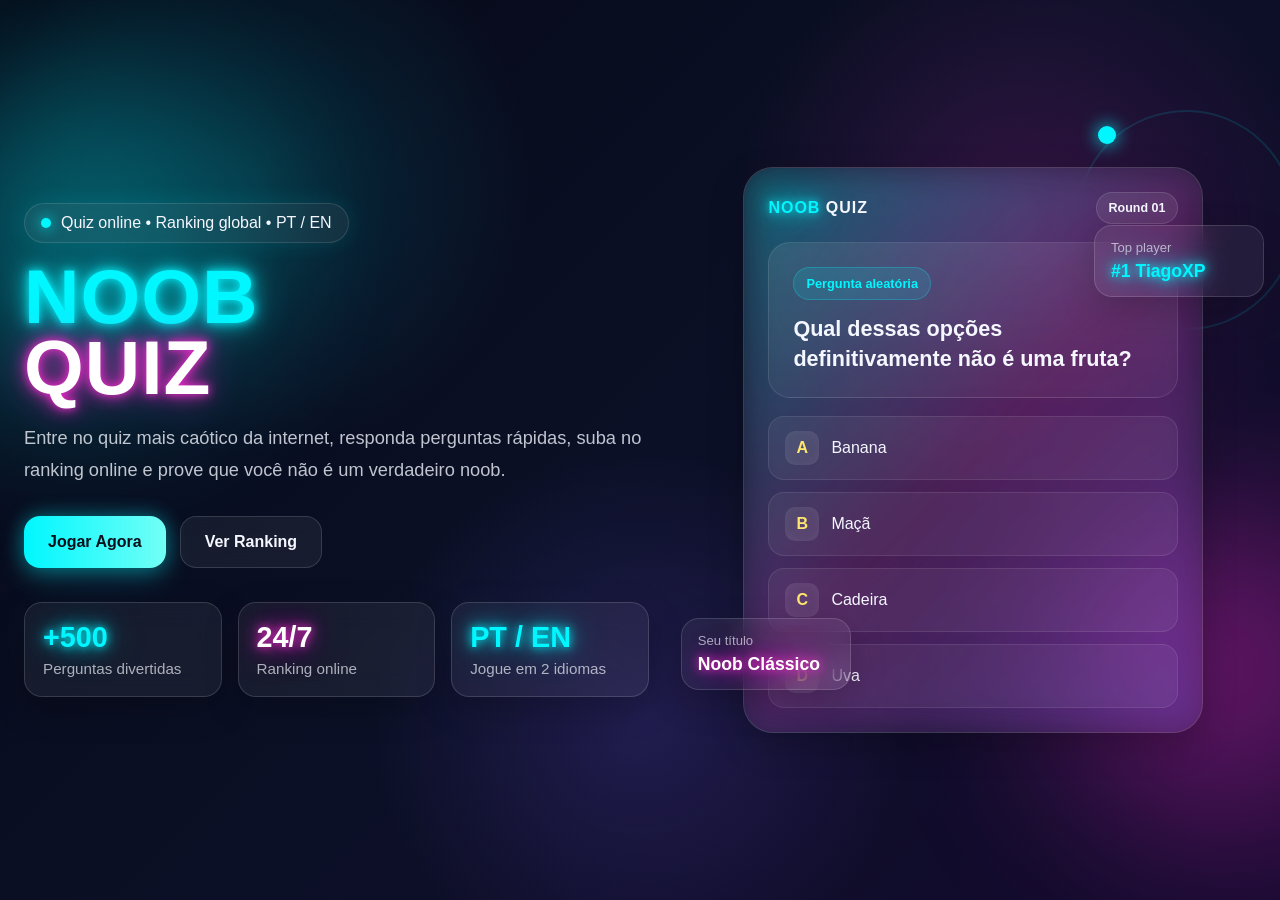
<file: index.html>
<!DOCTYPE html>
<html lang="pt-BR">
<head>
  <meta charset="UTF-8" />
  <meta name="viewport" content="width=device-width, initial-scale=1.0" />
  <title>Noob Quiz</title>
  <link rel="stylesheet" href="style.css" />
</head>
<body>
  <div class="particles" id="particles"></div>

  <main class="page">
    <section class="home">
      <div class="hero">
        <div class="badge">
          <span></span>
          <p>Quiz online • Ranking global • PT / EN</p>
        </div>

        <h1 class="title">
          <span class="neon-cyan">NOOB</span><br />
          <span class="neon-pink">QUIZ</span>
        </h1>

        <p class="subtitle">
          Entre no quiz mais caótico da internet, responda perguntas rápidas,
          suba no ranking online e prove que você não é um verdadeiro noob.
        </p>

        <div class="cta-group">
          <button class="btn btn-primary" id="playBtn">Jogar Agora</button>
          <button class="btn btn-secondary" id="rankingBtn">Ver Ranking</button>
        </div>

        <div class="stats">
          <article class="stat-card">
            <span class="stat-number neon-cyan">+500</span>
            <span class="stat-label">Perguntas divertidas</span>
          </article>

          <article class="stat-card">
            <span class="stat-number neon-pink">24/7</span>
            <span class="stat-label">Ranking online</span>
          </article>

          <article class="stat-card">
            <span class="stat-number neon-cyan">PT / EN</span>
            <span class="stat-label">Jogue em 2 idiomas</span>
          </article>
        </div>
      </div>

      <div class="visual">
        <div class="glow-line"></div>

        <div class="preview-card">
          <div class="preview-top">
            <div class="logo-mini"><span class="neon-cyan">NOOB</span> QUIZ</div>
            <div class="top-chip">Round 01</div>
          </div>

          <div class="question-box">
            <span class="question-tag">Pergunta aleatória</span>
            <h2 class="question-text">Qual dessas opções definitivamente não é uma fruta?</h2>
          </div>

          <div class="answers">
            <div class="answer">
              <div class="answer-letter">A</div>
              <span>Banana</span>
            </div>
            <div class="answer">
              <div class="answer-letter">B</div>
              <span>Maçã</span>
            </div>
            <div class="answer">
              <div class="answer-letter">C</div>
              <span>Cadeira</span>
            </div>
            <div class="answer">
              <div class="answer-letter">D</div>
              <span>Uva</span>
            </div>
          </div>
        </div>

        <div class="mini-card floating-mini mini-left">
          <div class="mini-title">Seu título</div>
          <div class="mini-value neon-pink">Noob Clássico</div>
        </div>

        <div class="mini-card floating-mini mini-right">
          <div class="mini-title">Top player</div>
          <div class="mini-value neon-cyan">#1 TiagoXP</div>
        </div>
      </div>
    </section>
  </main>

  <div class="modal-overlay" id="nameModal">
    <div class="modal-card">
      <button class="close-modal" id="closeModal" aria-label="Fechar">×</button>

      <div class="modal-badge">Primeiro acesso</div>
      <h2 class="modal-title">
        <span class="neon-cyan">Escolha seu nome</span>
      </h2>
      <p class="modal-text">
        Seu nome será salvo no ranking e usado em toda a experiência do jogo.
      </p>

      <form id="nameForm" class="name-form">
        <label for="playerName" class="input-label">Nome do jogador</label>
        <input
          type="text"
          id="playerName"
          class="name-input"
          placeholder="Digite seu nome..."
          maxlength="18"
          autocomplete="off"
        />
        <p class="helper-text">Use um nome curto e marcante.</p>
        <button type="submit" class="btn btn-primary submit-btn">Continuar</button>
        <p class="status-message" id="statusMessage"></p>
      </form>
    </div>
  </div>
  <script type="module" src="script.js"></script>
</body>
</html>
</file>
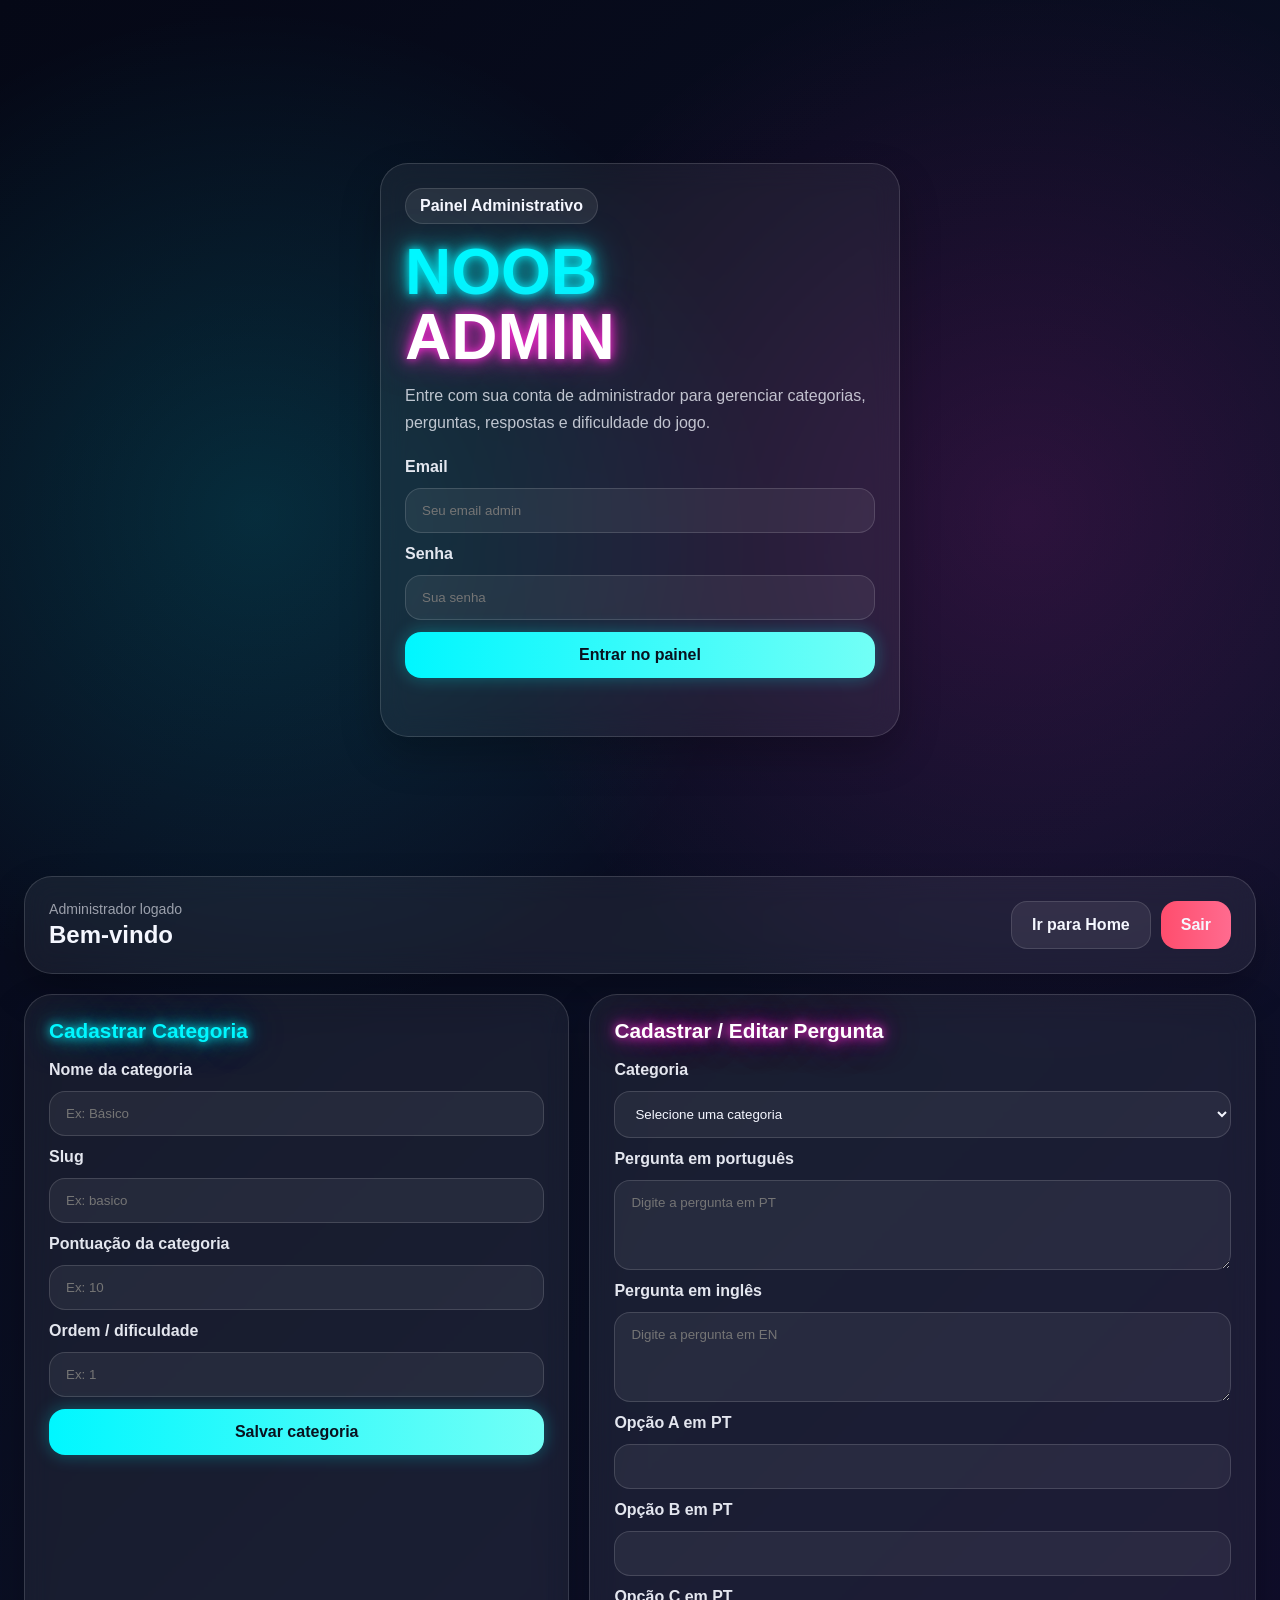
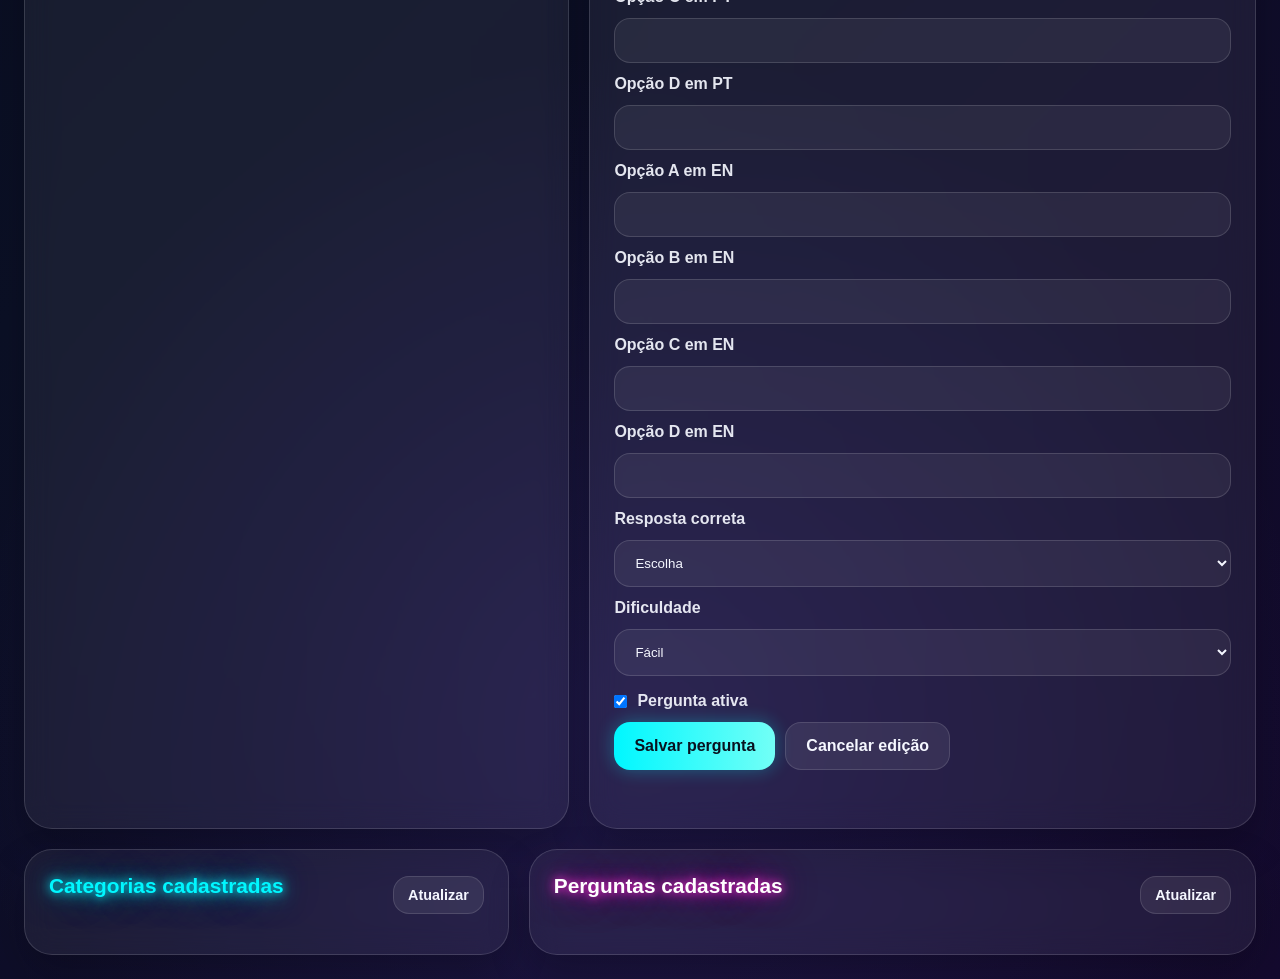
<file: admin.html>
<!DOCTYPE html>
<html lang="pt-BR">
<head>
  <meta charset="UTF-8" />
  <meta name="viewport" content="width=device-width, initial-scale=1.0" />
  <title>Noob Quiz - Painel ADM</title>
  <link rel="stylesheet" href="admin.css" />
</head>
<body>
  <div class="particles" id="particles"></div>

  <main class="page">
    <section class="login-screen" id="loginScreen">
      <div class="card login-card">
        <div class="badge">Painel Administrativo</div>
        <h1 class="title">
          <span class="neon-cyan">NOOB</span>
          <span class="neon-pink">ADMIN</span>
        </h1>

        <p class="subtitle">
          Entre com sua conta de administrador para gerenciar categorias,
          perguntas, respostas e dificuldade do jogo.
        </p>

        <form id="adminLoginForm" class="form">
          <label for="adminEmail">Email</label>
          <input type="email" id="adminEmail" placeholder="Seu email admin" required />

          <label for="adminPassword">Senha</label>
          <input type="password" id="adminPassword" placeholder="Sua senha" required />

          <button type="submit" class="btn btn-primary">Entrar no painel</button>
          <p class="status-message" id="loginStatus"></p>
        </form>
      </div>
    </section>

    <section class="admin-screen hidden" id="adminScreen">
      <header class="topbar card">
        <div>
          <p class="mini-label">Administrador logado</p>
          <h2 id="adminWelcome">Bem-vindo</h2>
        </div>

        <div class="topbar-actions">
          <button class="btn btn-secondary" id="goHomeBtn">Ir para Home</button>
          <button class="btn btn-danger" id="logoutBtn">Sair</button>
        </div>
      </header>

      <section class="dashboard-grid">
        <article class="card">
          <h3 class="section-title neon-cyan">Cadastrar Categoria</h3>

          <form id="categoryForm" class="form">
            <label for="categoryName">Nome da categoria</label>
            <input type="text" id="categoryName" placeholder="Ex: Básico" required />

            <label for="categorySlug">Slug</label>
            <input type="text" id="categorySlug" placeholder="Ex: basico" required />

            <label for="categoryPoints">Pontuação da categoria</label>
            <input type="number" id="categoryPoints" placeholder="Ex: 10" required />

            <label for="categoryOrder">Ordem / dificuldade</label>
            <input type="number" id="categoryOrder" placeholder="Ex: 1" required />

            <button type="submit" class="btn btn-primary">Salvar categoria</button>
            <p class="status-message" id="categoryStatus"></p>
          </form>
        </article>

        <article class="card">
          <h3 class="section-title neon-pink">Cadastrar / Editar Pergunta</h3>

          <form id="questionForm" class="form">
            <input type="hidden" id="questionId" />

            <label for="questionCategory">Categoria</label>
            <select id="questionCategory" required>
              <option value="">Selecione uma categoria</option>
            </select>

            <label for="questionPt">Pergunta em português</label>
            <textarea id="questionPt" placeholder="Digite a pergunta em PT" required></textarea>

            <label for="questionEn">Pergunta em inglês</label>
            <textarea id="questionEn" placeholder="Digite a pergunta em EN"></textarea>

            <label for="optionApt">Opção A em PT</label>
            <input type="text" id="optionApt" required />

            <label for="optionBpt">Opção B em PT</label>
            <input type="text" id="optionBpt" required />

            <label for="optionCpt">Opção C em PT</label>
            <input type="text" id="optionCpt" required />

            <label for="optionDpt">Opção D em PT</label>
            <input type="text" id="optionDpt" required />

            <label for="optionAen">Opção A em EN</label>
            <input type="text" id="optionAen" />

            <label for="optionBen">Opção B em EN</label>
            <input type="text" id="optionBen" />

            <label for="optionCen">Opção C em EN</label>
            <input type="text" id="optionCen" />

            <label for="optionDen">Opção D em EN</label>
            <input type="text" id="optionDen" />

            <label for="correctOption">Resposta correta</label>
            <select id="correctOption" required>
              <option value="">Escolha</option>
              <option value="A">A</option>
              <option value="B">B</option>
              <option value="C">C</option>
              <option value="D">D</option>
            </select>

            <label for="difficulty">Dificuldade</label>
            <select id="difficulty" required>
              <option value="easy">Fácil</option>
              <option value="medium">Médio</option>
              <option value="hard">Difícil</option>
            </select>

            <label class="checkbox-row">
              <input type="checkbox" id="questionActive" checked />
              <span>Pergunta ativa</span>
            </label>

            <div class="form-actions">
              <button type="submit" class="btn btn-primary" id="saveQuestionBtn">Salvar pergunta</button>
              <button type="button" class="btn btn-secondary" id="cancelEditBtn">Cancelar edição</button>
            </div>

            <p class="status-message" id="questionStatus"></p>
          </form>
        </article>
      </section>

      <section class="list-grid">
        <article class="card">
          <div class="list-header">
            <h3 class="section-title neon-cyan">Categorias cadastradas</h3>
            <button class="btn btn-secondary small-btn" id="reloadCategoriesBtn">Atualizar</button>
          </div>
          <div id="categoriesList" class="list-box"></div>
        </article>

        <article class="card">
          <div class="list-header">
            <h3 class="section-title neon-pink">Perguntas cadastradas</h3>
            <button class="btn btn-secondary small-btn" id="reloadQuestionsBtn">Atualizar</button>
          </div>
          <div id="questionsList" class="list-box"></div>
        </article>
      </section>
    </section>
  </main>

  <script type="module" src="admin.js"></script>
</body>
</html>
</file>
<file: style.css>
* {
  margin: 0;
  padding: 0;
  box-sizing: border-box;
  font-family: Arial, Helvetica, sans-serif;
}

:root {
  --bg-1: #050816;
  --bg-2: #0b1026;
  --bg-3: #140a2e;
  --cyan: #00f7ff;
  --pink: #ff2bd6;
  --purple: #7a5cff;
  --yellow: #ffe66d;
  --white: #f5f7ff;
  --soft: rgba(255, 255, 255, 0.08);
  --border: rgba(255, 255, 255, 0.14);
}

body {
  min-height: 100vh;
  color: var(--white);
  background:
    radial-gradient(circle at 20% 20%, rgba(0, 247, 255, 0.14), transparent 22%),
    radial-gradient(circle at 80% 25%, rgba(255, 43, 214, 0.16), transparent 24%),
    radial-gradient(circle at 50% 80%, rgba(122, 92, 255, 0.18), transparent 28%),
    linear-gradient(135deg, var(--bg-1), var(--bg-2), var(--bg-3));
  overflow-x: hidden;
  position: relative;
}

body::before,
body::after {
  content: "";
  position: fixed;
  inset: auto;
  width: 320px;
  height: 320px;
  border-radius: 50%;
  filter: blur(90px);
  opacity: 0.35;
  z-index: 0;
  animation: floatGlow 8s ease-in-out infinite;
}

body::before {
  top: 8%;
  left: -90px;
  background: var(--cyan);
}

body::after {
  right: -100px;
  bottom: 8%;
  background: var(--pink);
  animation-delay: 1.5s;
}

.particles {
  position: fixed;
  inset: 0;
  overflow: hidden;
  pointer-events: none;
  z-index: 0;
}

.particle {
  position: absolute;
  width: 6px;
  height: 6px;
  border-radius: 50%;
  background: rgba(255, 255, 255, 0.75);
  box-shadow: 0 0 14px currentColor;
  animation: rise linear infinite;
  opacity: 0.55;
}

.page {
  position: relative;
  z-index: 1;
  min-height: 100vh;
  display: flex;
  align-items: center;
  justify-content: center;
  padding: 24px;
}

.home {
  width: 100%;
  max-width: 1280px;
  display: grid;
  grid-template-columns: minmax(520px, 1.05fr) minmax(420px, 0.95fr);
  gap: 42px;
  align-items: center;
}

.hero {
  animation: fadeUp 1s ease;
  max-width: 680px;
}

.badge {
  display: inline-flex;
  align-items: center;
  gap: 10px;
  padding: 10px 16px;
  border-radius: 999px;
  background: rgba(255, 255, 255, 0.06);
  border: 1px solid rgba(255, 255, 255, 0.12);
  box-shadow: 0 0 22px rgba(0, 247, 255, 0.12);
  margin-bottom: 18px;
  backdrop-filter: blur(12px);
}

.badge span:first-child {
  width: 10px;
  height: 10px;
  border-radius: 50%;
  background: var(--cyan);
  box-shadow: 0 0 14px var(--cyan);
  animation: pulse 1.5s infinite;
}

.title {
  font-size: clamp(4.2rem, 6vw, 6.6rem);
  line-height: 0.92;
  font-weight: 900;
  letter-spacing: 1px;
  text-transform: uppercase;
  margin-bottom: 20px;
}

.neon-cyan {
  color: var(--cyan);
  text-shadow:
    0 0 8px rgba(0, 247, 255, 0.85),
    0 0 18px rgba(0, 247, 255, 0.75),
    0 0 36px rgba(0, 247, 255, 0.55);
}

.neon-pink {
  color: #fff;
  text-shadow:
    0 0 8px rgba(255, 43, 214, 0.85),
    0 0 18px rgba(255, 43, 214, 0.8),
    0 0 38px rgba(255, 43, 214, 0.55);
}

.subtitle {
  font-size: 1.14rem;
  line-height: 1.75;
  color: rgba(245, 247, 255, 0.78);
  max-width: 620px;
  margin-bottom: 30px;
}

.cta-group {
  display: flex;
  flex-wrap: wrap;
  gap: 14px;
  margin-bottom: 34px;
}

.btn {
  border: none;
  cursor: pointer;
  border-radius: 16px;
  padding: 16px 24px;
  font-weight: 800;
  font-size: 1rem;
  transition: transform 0.25s ease, box-shadow 0.25s ease, opacity 0.25s ease;
}

.btn:hover {
  transform: translateY(-4px) scale(1.02);
}

.btn-primary {
  color: #08101b;
  background: linear-gradient(90deg, var(--cyan), #72fff6);
  box-shadow: 0 0 20px rgba(0, 247, 255, 0.4), 0 12px 30px rgba(0, 247, 255, 0.18);
}

.btn-secondary {
  color: var(--white);
  background: rgba(255, 255, 255, 0.06);
  border: 1px solid rgba(255, 255, 255, 0.14);
  backdrop-filter: blur(10px);
}

.stats {
  display: grid;
  grid-template-columns: repeat(3, minmax(150px, 1fr));
  gap: 16px;
  max-width: 720px;
}

.stat-card,
.preview-card,
.mini-card,
.modal-card {
  background: rgba(255, 255, 255, 0.06);
  border: 1px solid var(--border);
  box-shadow: 0 12px 35px rgba(0, 0, 0, 0.22);
  backdrop-filter: blur(14px);
}

.stat-card {
  border-radius: 18px;
  padding: 18px;
  animation: fadeUp 1.2s ease;
}

.stat-number {
  display: block;
  font-size: 1.8rem;
  font-weight: 900;
  margin-bottom: 6px;
}

.stat-label {
  color: rgba(245, 247, 255, 0.68);
  font-size: 0.95rem;
}

.visual {
  position: relative;
  display: flex;
  justify-content: center;
  align-items: center;
  min-height: 620px;
  animation: floatCard 4.5s ease-in-out infinite;
}

.preview-card {
  width: 100%;
  max-width: 460px;
  border-radius: 30px;
  padding: 24px;
  position: relative;
  overflow: hidden;
}

.preview-card::before {
  content: "";
  position: absolute;
  inset: -1px;
  background: linear-gradient(
    135deg,
    rgba(0, 247, 255, 0.4),
    rgba(255, 43, 214, 0.25),
    rgba(122, 92, 255, 0.35)
  );
  z-index: -1;
  filter: blur(18px);
  opacity: 0.8;
}

.preview-top {
  display: flex;
  justify-content: space-between;
  align-items: center;
  margin-bottom: 18px;
}

.logo-mini {
  font-size: 1rem;
  font-weight: 900;
  letter-spacing: 1px;
}

.top-chip {
  padding: 8px 12px;
  border-radius: 999px;
  font-size: 0.78rem;
  font-weight: 700;
  background: rgba(255, 255, 255, 0.08);
  border: 1px solid rgba(255, 255, 255, 0.12);
}

.question-box {
  border-radius: 22px;
  padding: 24px;
  background: linear-gradient(180deg, rgba(255, 255, 255, 0.08), rgba(255, 255, 255, 0.04));
  border: 1px solid rgba(255, 255, 255, 0.1);
  margin-bottom: 18px;
}

.question-tag {
  display: inline-block;
  padding: 8px 12px;
  border-radius: 999px;
  background: rgba(0, 247, 255, 0.12);
  color: var(--cyan);
  border: 1px solid rgba(0, 247, 255, 0.25);
  font-weight: 800;
  font-size: 0.8rem;
  margin-bottom: 14px;
}

.question-text {
  font-size: 1.35rem;
  font-weight: 800;
  line-height: 1.35;
}

.answers {
  display: grid;
  gap: 12px;
}

.answer {
  padding: 14px 16px;
  border-radius: 16px;
  background: rgba(255, 255, 255, 0.05);
  border: 1px solid rgba(255, 255, 255, 0.09);
  display: flex;
  align-items: center;
  gap: 12px;
  transition: transform 0.2s ease, border-color 0.2s ease, box-shadow 0.2s ease;
}

.answer:hover {
  transform: translateX(6px);
  border-color: rgba(0, 247, 255, 0.32);
  box-shadow: 0 0 18px rgba(0, 247, 255, 0.12);
}

.answer-letter {
  width: 34px;
  height: 34px;
  border-radius: 10px;
  display: grid;
  place-items: center;
  font-weight: 900;
  background: rgba(255, 255, 255, 0.08);
  color: var(--yellow);
  box-shadow: inset 0 0 8px rgba(255, 255, 255, 0.05);
}

.floating-mini {
  position: absolute;
  border-radius: 18px;
  padding: 14px 16px;
  min-width: 170px;
  animation: floatMini 4s ease-in-out infinite;
  z-index: 3;
}

.mini-left {
  left: -10px;
  bottom: 70px;
}

.mini-right {
  right: -8px;
  top: 85px;
  animation-delay: 1.2s;
}

.mini-title {
  font-size: 0.82rem;
  color: rgba(245, 247, 255, 0.66);
  margin-bottom: 6px;
}

.mini-value {
  font-size: 1.1rem;
  font-weight: 900;
}

.glow-line {
  position: absolute;
  width: 220px;
  height: 220px;
  border: 2px solid rgba(0, 247, 255, 0.12);
  border-radius: 50%;
  top: -30px;
  right: -40px;
  animation: spin 14s linear infinite;
}

.glow-line::after {
  content: "";
  position: absolute;
  width: 18px;
  height: 18px;
  border-radius: 50%;
  background: var(--cyan);
  box-shadow: 0 0 18px var(--cyan);
  top: 14px;
  left: 20px;
}

.modal-overlay {
  position: fixed;
  inset: 0;
  background: rgba(3, 6, 18, 0.72);
  backdrop-filter: blur(12px);
  display: flex;
  align-items: center;
  justify-content: center;
  padding: 20px;
  z-index: 20;
  opacity: 0;
  visibility: hidden;
  transition: opacity 0.3s ease, visibility 0.3s ease;
}

.modal-overlay.active {
  opacity: 1;
  visibility: visible;
}

.modal-card {
  width: 100%;
  max-width: 520px;
  padding: 28px;
  border-radius: 28px;
  background: rgba(10, 15, 34, 0.92);
  position: relative;
  transform: translateY(18px) scale(0.98);
  transition: transform 0.3s ease;
}

.modal-overlay.active .modal-card {
  transform: translateY(0) scale(1);
}

.close-modal {
  position: absolute;
  top: 14px;
  right: 14px;
  width: 42px;
  height: 42px;
  border-radius: 50%;
  border: 1px solid rgba(255, 255, 255, 0.12);
  background: rgba(255, 255, 255, 0.06);
  color: #fff;
  font-size: 1.5rem;
  cursor: pointer;
}

.modal-badge {
  display: inline-flex;
  padding: 8px 12px;
  border-radius: 999px;
  background: rgba(255, 43, 214, 0.1);
  color: #ffd0f5;
  border: 1px solid rgba(255, 43, 214, 0.18);
  font-size: 0.82rem;
  font-weight: 800;
  margin-bottom: 14px;
}

.modal-title {
  font-size: clamp(1.8rem, 4vw, 2.6rem);
  line-height: 1.15;
  margin-bottom: 12px;
}

.modal-text {
  color: rgba(245, 247, 255, 0.74);
  line-height: 1.7;
  margin-bottom: 24px;
}

.name-form {
  display: flex;
  flex-direction: column;
  gap: 12px;
}

.input-label {
  font-weight: 700;
  color: rgba(245, 247, 255, 0.9);
}

.name-input {
  width: 100%;
  height: 58px;
  border-radius: 18px;
  border: 1px solid rgba(255, 255, 255, 0.14);
  background: rgba(255, 255, 255, 0.06);
  color: #fff;
  padding: 0 18px;
  font-size: 1rem;
  outline: none;
  transition: border-color 0.25s ease, box-shadow 0.25s ease, transform 0.25s ease;
}

.name-input:focus {
  border-color: rgba(0, 247, 255, 0.55);
  box-shadow: 0 0 0 4px rgba(0, 247, 255, 0.08), 0 0 24px rgba(0, 247, 255, 0.12);
  transform: translateY(-1px);
}

.name-input::placeholder {
  color: rgba(245, 247, 255, 0.42);
}

.helper-text {
  color: rgba(245, 247, 255, 0.55);
  font-size: 0.9rem;
}

.submit-btn {
  margin-top: 4px;
}

.status-message {
  min-height: 22px;
  font-size: 0.92rem;
  color: var(--yellow);
  font-weight: 700;
}

@keyframes fadeUp {
  from {
    opacity: 0;
    transform: translateY(30px);
  }
  to {
    opacity: 1;
    transform: translateY(0);
  }
}

@keyframes floatCard {
  0%, 100% { transform: translateY(0); }
  50% { transform: translateY(-10px); }
}

@keyframes floatMini {
  0%, 100% { transform: translateY(0); }
  50% { transform: translateY(-8px); }
}

@keyframes pulse {
  0%, 100% { transform: scale(1); opacity: 1; }
  50% { transform: scale(1.25); opacity: 0.7; }
}

@keyframes spin {
  from { transform: rotate(0deg); }
  to { transform: rotate(360deg); }
}

@keyframes floatGlow {
  0%, 100% { transform: translateY(0) scale(1); }
  50% { transform: translateY(-18px) scale(1.08); }
}

@keyframes rise {
  from {
    transform: translateY(110vh) scale(0.7);
    opacity: 0;
  }
  10% {
    opacity: 0.55;
  }
  to {
    transform: translateY(-10vh) scale(1.1);
    opacity: 0;
  }
}

@media (max-width: 1100px) {
  .home {
    grid-template-columns: 1fr;
    gap: 30px;
  }

  .hero {
    max-width: 100%;
    text-align: center;
  }

  .subtitle,
  .stats {
    margin-inline: auto;
  }

  .cta-group {
    justify-content: center;
  }

  .visual {
    min-height: auto;
    margin-top: 10px;
  }

  .mini-left {
    left: 10px;
    bottom: 18px;
  }

  .mini-right {
    right: 10px;
    top: 30px;
  }
}

@media (min-width: 1400px) {
  .home {
    max-width: 1360px;
    gap: 54px;
  }

  .title {
    font-size: 6.9rem;
  }

  .preview-card {
    max-width: 500px;
  }
}

@media (max-width: 640px) {
  .page {
    padding: 18px;
  }

  .preview-card {
    padding: 18px;
    border-radius: 22px;
  }

  .question-text {
    font-size: 1.08rem;
  }

  .stats {
    grid-template-columns: 1fr;
  }

  .floating-mini {
    display: none;
  }

  .btn {
    width: 100%;
  }

  .cta-group {
    flex-direction: column;
  }

  .modal-card {
    padding: 22px;
    border-radius: 22px;
  }
}
</file>
<file: admin.css>
* {
  margin: 0;
  padding: 0;
  box-sizing: border-box;
  font-family: Arial, Helvetica, sans-serif;
}

:root {
  --bg-1: #050816;
  --bg-2: #0b1026;
  --bg-3: #140a2e;
  --cyan: #00f7ff;
  --pink: #ff2bd6;
  --yellow: #ffe66d;
  --white: #f5f7ff;
  --green: #5cff9d;
  --red: #ff5c8a;
  --border: rgba(255, 255, 255, 0.14);
}

body {
  min-height: 100vh;
  color: var(--white);
  background:
    radial-gradient(circle at 20% 20%, rgba(0, 247, 255, 0.14), transparent 22%),
    radial-gradient(circle at 80% 20%, rgba(255, 43, 214, 0.14), transparent 24%),
    radial-gradient(circle at 50% 90%, rgba(122, 92, 255, 0.14), transparent 28%),
    linear-gradient(135deg, var(--bg-1), var(--bg-2), var(--bg-3));
  overflow-x: hidden;
  position: relative;
}

.particles {
  position: fixed;
  inset: 0;
  pointer-events: none;
  overflow: hidden;
  z-index: 0;
}

.particle {
  position: absolute;
  border-radius: 50%;
  box-shadow: 0 0 14px currentColor;
  animation: rise linear infinite;
  opacity: 0.55;
}

.page {
  position: relative;
  z-index: 1;
  min-height: 100vh;
  padding: 24px;
  max-width: 1440px;
  margin: 0 auto;
}

.hidden {
  display: none;
}

.login-screen {
  min-height: calc(100vh - 48px);
  display: grid;
  place-items: center;
}

.card {
  background: rgba(255, 255, 255, 0.06);
  border: 1px solid var(--border);
  box-shadow: 0 18px 40px rgba(0, 0, 0, 0.24);
  backdrop-filter: blur(14px);
  border-radius: 28px;
  padding: 24px;
}

.login-card {
  width: 100%;
  max-width: 520px;
}

.badge {
  display: inline-block;
  padding: 8px 14px;
  border-radius: 999px;
  background: rgba(255, 255, 255, 0.08);
  border: 1px solid rgba(255, 255, 255, 0.12);
  margin-bottom: 18px;
  font-weight: 800;
}

.title {
  display: flex;
  flex-direction: column;
  gap: 4px;
  font-size: clamp(2.4rem, 5vw, 4.3rem);
  line-height: 0.95;
  margin-bottom: 14px;
  text-transform: uppercase;
}

.neon-cyan {
  color: var(--cyan);
  text-shadow:
    0 0 8px rgba(0, 247, 255, 0.85),
    0 0 18px rgba(0, 247, 255, 0.75),
    0 0 36px rgba(0, 247, 255, 0.5);
}

.neon-pink {
  color: #fff;
  text-shadow:
    0 0 8px rgba(255, 43, 214, 0.85),
    0 0 18px rgba(255, 43, 214, 0.75),
    0 0 36px rgba(255, 43, 214, 0.5);
}

.subtitle {
  color: rgba(245, 247, 255, 0.76);
  line-height: 1.7;
  margin-bottom: 22px;
}

.form {
  display: flex;
  flex-direction: column;
  gap: 12px;
}

.form label {
  font-weight: 700;
  color: rgba(245, 247, 255, 0.92);
}

.form input,
.form select,
.form textarea {
  width: 100%;
  border: 1px solid rgba(255, 255, 255, 0.14);
  background: rgba(255, 255, 255, 0.06);
  color: var(--white);
  border-radius: 16px;
  padding: 14px 16px;
  outline: none;
  resize: vertical;
}

.form textarea {
  min-height: 90px;
}

.form input:focus,
.form select:focus,
.form textarea:focus {
  border-color: rgba(0, 247, 255, 0.5);
  box-shadow: 0 0 0 4px rgba(0, 247, 255, 0.08);
}

.checkbox-row {
  display: flex;
  align-items: center;
  gap: 10px;
  margin-top: 4px;
}

.checkbox-row input {
  width: auto;
}

.form-actions {
  display: flex;
  gap: 10px;
  flex-wrap: wrap;
}

.btn {
  border: none;
  cursor: pointer;
  border-radius: 16px;
  padding: 14px 20px;
  font-size: 1rem;
  font-weight: 900;
  transition: transform 0.2s ease, box-shadow 0.2s ease;
}

.btn:hover {
  transform: translateY(-2px);
}

.btn-primary {
  color: #09121f;
  background: linear-gradient(90deg, var(--cyan), #72fff6);
  box-shadow: 0 0 18px rgba(0, 247, 255, 0.3);
}

.btn-secondary {
  color: var(--white);
  background: rgba(255, 255, 255, 0.08);
  border: 1px solid rgba(255, 255, 255, 0.12);
}

.btn-danger {
  color: var(--white);
  background: linear-gradient(90deg, #ff4d6d, #ff6b8f);
}

.small-btn {
  padding: 10px 14px;
  font-size: 0.9rem;
}

.status-message {
  min-height: 22px;
  color: var(--yellow);
  font-weight: 700;
  font-size: 0.92rem;
}

.admin-screen {
  display: flex;
  flex-direction: column;
  gap: 20px;
}

.topbar {
  display: flex;
  justify-content: space-between;
  align-items: center;
  gap: 14px;
  flex-wrap: wrap;
}

.topbar-actions {
  display: flex;
  gap: 10px;
  flex-wrap: wrap;
}

.mini-label {
  color: rgba(245, 247, 255, 0.6);
  font-size: 0.88rem;
  margin-bottom: 4px;
}

.dashboard-grid {
  display: grid;
  grid-template-columns: 0.9fr 1.1fr;
  gap: 20px;
}

.list-grid {
  display: grid;
  grid-template-columns: 0.8fr 1.2fr;
  gap: 20px;
}

.section-title {
  font-size: 1.3rem;
  margin-bottom: 18px;
}

.list-header {
  display: flex;
  align-items: center;
  justify-content: space-between;
  gap: 12px;
  margin-bottom: 14px;
  flex-wrap: wrap;
}

.list-box {
  display: grid;
  gap: 10px;
}

.list-item {
  padding: 14px;
  border-radius: 16px;
  background: rgba(255, 255, 255, 0.05);
  border: 1px solid rgba(255, 255, 255, 0.08);
}

.list-item strong {
  display: block;
  margin-bottom: 6px;
}

.list-item p,
.list-item span {
  color: rgba(245, 247, 255, 0.78);
  line-height: 1.5;
  font-size: 0.92rem;
}

.item-actions {
  display: flex;
  gap: 8px;
  flex-wrap: wrap;
  margin-top: 12px;
}

.action-btn {
  border: none;
  border-radius: 12px;
  padding: 10px 12px;
  font-weight: 800;
  cursor: pointer;
}

.action-edit {
  background: rgba(0, 247, 255, 0.15);
  color: var(--cyan);
  border: 1px solid rgba(0, 247, 255, 0.22);
}

.action-toggle {
  background: rgba(255, 230, 109, 0.12);
  color: var(--yellow);
  border: 1px solid rgba(255, 230, 109, 0.18);
}

.action-delete {
  background: rgba(255, 92, 138, 0.12);
  color: #ff9db7;
  border: 1px solid rgba(255, 92, 138, 0.2);
}

.tag {
  display: inline-block;
  padding: 6px 10px;
  border-radius: 999px;
  font-size: 0.8rem;
  font-weight: 800;
  margin-right: 6px;
  margin-top: 6px;
}

.tag-cyan {
  background: rgba(0, 247, 255, 0.12);
  color: var(--cyan);
  border: 1px solid rgba(0, 247, 255, 0.2);
}

.tag-pink {
  background: rgba(255, 43, 214, 0.12);
  color: #ffb4f0;
  border: 1px solid rgba(255, 43, 214, 0.18);
}

.tag-green {
  background: rgba(92, 255, 157, 0.12);
  color: var(--green);
  border: 1px solid rgba(92, 255, 157, 0.18);
}

.tag-red {
  background: rgba(255, 92, 138, 0.12);
  color: #ff9db7;
  border: 1px solid rgba(255, 92, 138, 0.18);
}

@keyframes rise {
  from {
    transform: translateY(110vh) scale(0.7);
    opacity: 0;
  }
  10% {
    opacity: 0.55;
  }
  to {
    transform: translateY(-10vh) scale(1.1);
    opacity: 0;
  }
}

@media (max-width: 1100px) {
  .dashboard-grid,
  .list-grid {
    grid-template-columns: 1fr;
  }
}

@media (max-width: 640px) {
  .page {
    padding: 16px;
  }

  .card {
    border-radius: 22px;
    padding: 18px;
  }

  .btn {
    width: 100%;
  }

  .topbar-actions,
  .form-actions {
    width: 100%;
  }
}
</file>
